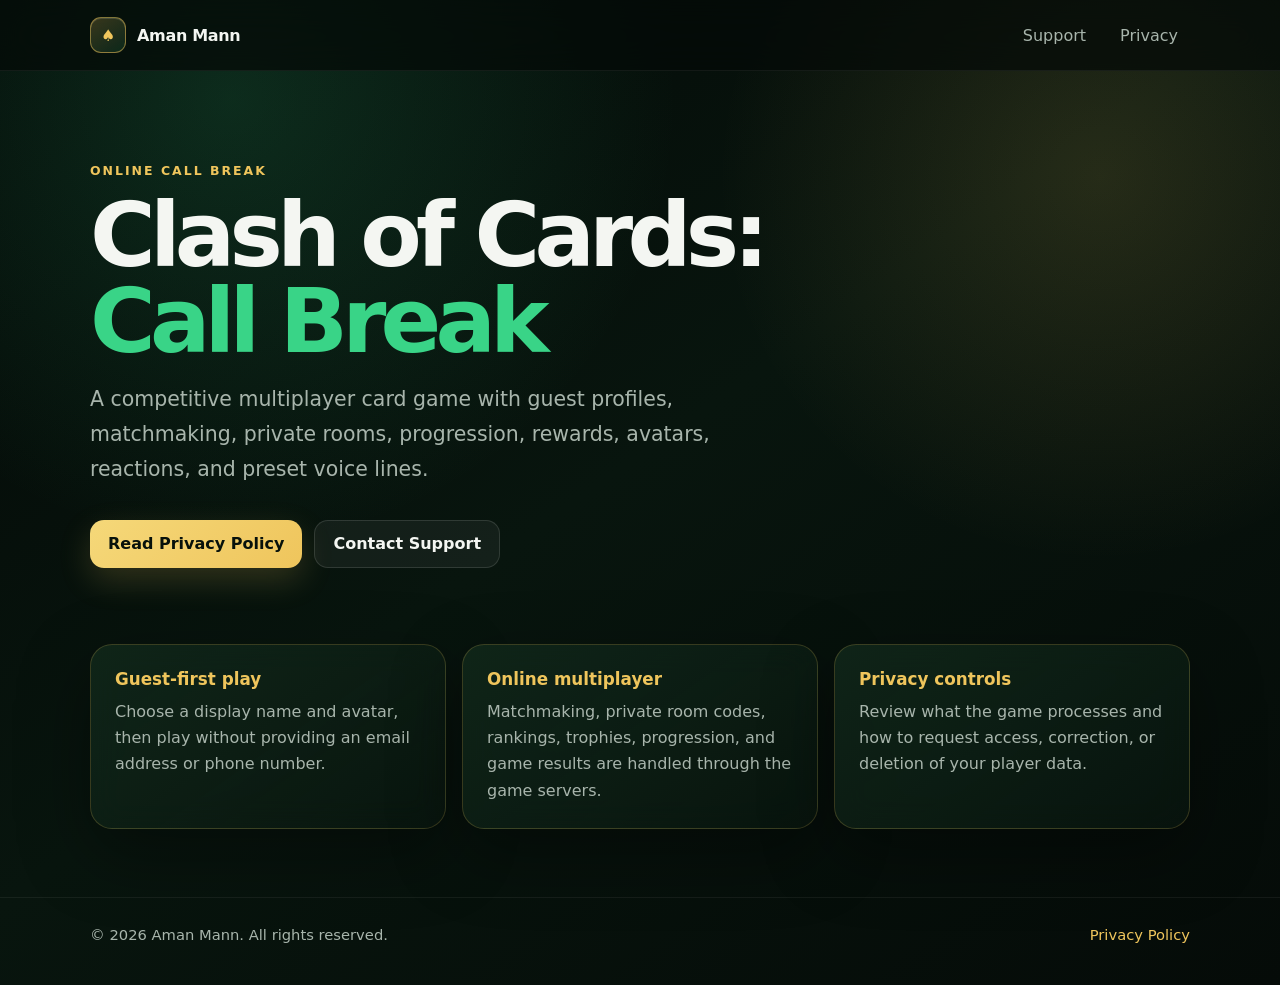
<file: public/coc/index.html>
<!doctype html>
<html lang="en">
<head>
  <meta charset="utf-8">
  <meta name="viewport" content="width=device-width, initial-scale=1">
  <meta name="theme-color" content="#07130d">
  <meta name="description" content="Official information and privacy policy for Clash of Cards: Call Break by Aman Mann.">
  <title>Clash of Cards: Call Break — Aman Mann</title>
  <style>
    :root {
      color-scheme: dark;
      --bg: #050b08;
      --surface: rgba(14, 31, 21, 0.78);
      --surface-strong: #0d2116;
      --line: rgba(239, 197, 92, 0.20);
      --text: #f4f6f2;
      --muted: #a8b5ac;
      --gold: #efc55c;
      --green: #39d487;
      --shadow: 0 24px 70px rgba(0, 0, 0, 0.38);
    }
    * { box-sizing: border-box; }
    html { scroll-behavior: smooth; }
    body {
      margin: 0;
      min-height: 100vh;
      font-family: Inter, ui-sans-serif, system-ui, -apple-system, BlinkMacSystemFont, "Segoe UI", sans-serif;
      color: var(--text);
      background:
        radial-gradient(circle at 18% 10%, rgba(57, 212, 135, 0.16), transparent 28rem),
        radial-gradient(circle at 86% 18%, rgba(239, 197, 92, 0.13), transparent 24rem),
        linear-gradient(145deg, #030806 0%, #08150e 48%, #050b08 100%);
    }
    a { color: inherit; }
    .shell { width: min(1100px, calc(100% - 32px)); margin: 0 auto; }
    header {
      position: sticky;
      top: 0;
      z-index: 10;
      border-bottom: 1px solid rgba(255,255,255,0.06);
      background: rgba(5, 11, 8, 0.72);
      backdrop-filter: blur(18px);
    }
    nav { min-height: 70px; display: flex; align-items: center; justify-content: space-between; gap: 20px; }
    .brand { display: inline-flex; align-items: center; gap: 11px; text-decoration: none; font-weight: 800; letter-spacing: -0.02em; }
    .mark {
      width: 36px; height: 36px; display: grid; place-items: center;
      border: 1px solid rgba(239,197,92,.5); border-radius: 11px;
      background: linear-gradient(145deg, rgba(239,197,92,.22), rgba(57,212,135,.12));
      color: var(--gold); box-shadow: inset 0 1px rgba(255,255,255,.13);
    }
    .links { display: flex; gap: 10px; align-items: center; }
    .links a { text-decoration: none; color: var(--muted); padding: 9px 12px; border-radius: 10px; }
    .links a:hover, .links a:focus-visible { color: var(--text); background: rgba(255,255,255,.06); outline: none; }
    main { padding: 92px 0 68px; }
    .hero { max-width: 790px; }
    .eyebrow { color: var(--gold); font-size: .78rem; font-weight: 800; letter-spacing: .16em; text-transform: uppercase; }
    h1 { margin: 14px 0 18px; font-size: clamp(2.7rem, 7vw, 5.6rem); line-height: .96; letter-spacing: -.065em; }
    h1 span { color: var(--green); }
    .lead { max-width: 680px; margin: 0; color: var(--muted); font-size: clamp(1.05rem, 2.4vw, 1.28rem); line-height: 1.72; }
    .actions { display: flex; flex-wrap: wrap; gap: 12px; margin-top: 32px; }
    .button { display: inline-flex; align-items: center; justify-content: center; min-height: 48px; padding: 0 18px; border-radius: 14px; text-decoration: none; font-weight: 750; }
    .primary { color: #07110b; background: linear-gradient(135deg, #f5d879, var(--gold)); box-shadow: 0 12px 32px rgba(239,197,92,.18); }
    .secondary { color: var(--text); border: 1px solid rgba(255,255,255,.12); background: rgba(255,255,255,.05); }
    .grid { display: grid; grid-template-columns: repeat(3, 1fr); gap: 16px; margin-top: 76px; }
    .card { min-height: 178px; padding: 24px; border: 1px solid var(--line); border-radius: 22px; background: linear-gradient(145deg, rgba(18,42,28,.78), rgba(9,22,15,.66)); box-shadow: var(--shadow); backdrop-filter: blur(16px); }
    .card b { display: block; margin-bottom: 10px; color: var(--gold); font-size: 1.05rem; }
    .card p { margin: 0; color: var(--muted); line-height: 1.65; }
    footer { padding: 28px 0 42px; border-top: 1px solid rgba(255,255,255,.06); color: var(--muted); font-size: .92rem; }
    footer .shell { display: flex; justify-content: space-between; gap: 16px; flex-wrap: wrap; }
    footer a { color: var(--gold); text-decoration: none; }
    @media (max-width: 760px) {
      .grid { grid-template-columns: 1fr; margin-top: 54px; }
      main { padding-top: 68px; }
      .links a:first-child { display: none; }
    }
  </style>
</head>
<body>
  <header>
    <nav class="shell" aria-label="Main navigation">
      <a class="brand" href="./"><span class="mark" aria-hidden="true">♠</span><span>Aman Mann</span></a>
      <div class="links">
        <a href="mailto:chaudhary.aman.mann@gmail.com">Support</a>
        <a href="./privacy/">Privacy</a>
      </div>
    </nav>
  </header>

  <main class="shell">
    <section class="hero">
      <div class="eyebrow">Online Call Break</div>
      <h1>Clash of Cards:<br><span>Call Break</span></h1>
      <p class="lead">A competitive multiplayer card game with guest profiles, matchmaking, private rooms, progression, rewards, avatars, reactions, and preset voice lines.</p>
      <div class="actions">
        <a class="button primary" href="./privacy/">Read Privacy Policy</a>
        <a class="button secondary" href="mailto:chaudhary.aman.mann@gmail.com?subject=Clash%20of%20Cards%20Support">Contact Support</a>
      </div>
    </section>

    <section class="grid" aria-label="Game information">
      <article class="card"><b>Guest-first play</b><p>Choose a display name and avatar, then play without providing an email address or phone number.</p></article>
      <article class="card"><b>Online multiplayer</b><p>Matchmaking, private room codes, rankings, trophies, progression, and game results are handled through the game servers.</p></article>
      <article class="card"><b>Privacy controls</b><p>Review what the game processes and how to request access, correction, or deletion of your player data.</p></article>
    </section>
  </main>

  <footer>
    <div class="shell"><span>© 2026 Aman Mann. All rights reserved.</span><a href="./privacy/">Privacy Policy</a></div>
  </footer>
</body>
</html>
</file>
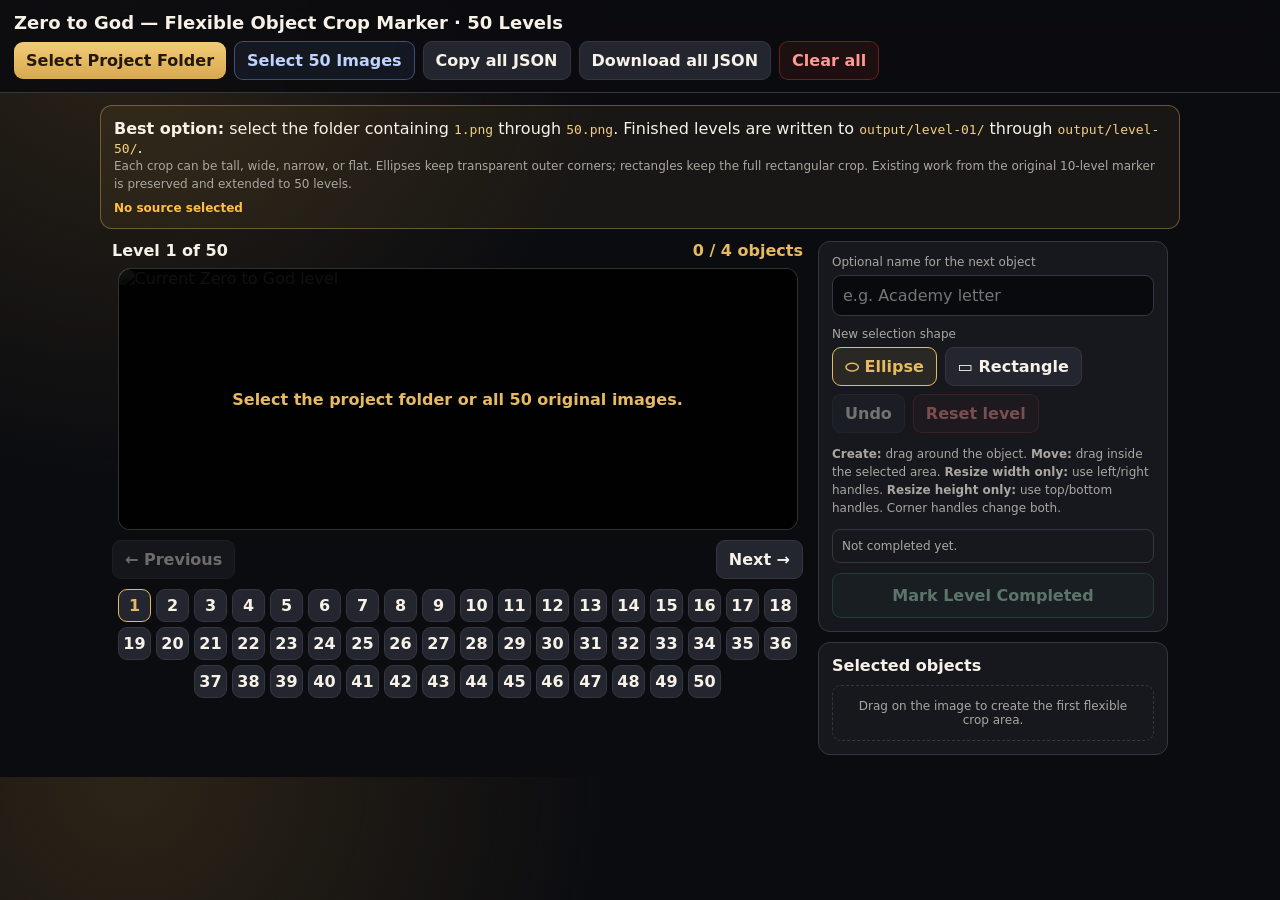
<file: public/zero-to-god-marker/index.html>
<!doctype html>
<html lang="en">
<head>
<meta charset="utf-8">
<meta name="viewport" content="width=device-width,initial-scale=1,maximum-scale=5,user-scalable=yes">
<meta name="theme-color" content="#0b0c10">
<title>Zero to God — Flexible Object Crop Marker</title>
<style>
:root{--bg:#0b0c10;--panel:#17191f;--line:#343741;--text:#f7f1e7;--muted:#aaa7a1;--gold:#e6ba60;--red:#ff453a;--green:#62d38f;--amber:#ffbf47;--blue:#70a7ff;font-family:Inter,system-ui,-apple-system,sans-serif}*{box-sizing:border-box}body{margin:0;background:radial-gradient(circle at 10% 0,#2c2417 0,transparent 30rem),var(--bg);color:var(--text)}button,input{font:inherit}button{border:1px solid var(--line);background:#23262e;color:var(--text);border-radius:9px;padding:9px 12px;font-weight:750;cursor:pointer}button:disabled{opacity:.42;cursor:not-allowed}.gold{border:0;background:linear-gradient(#f2cb78,#d8a94e);color:#24180a}.danger{color:#ff9994;border-color:#ff453a55;background:#ff453a15}.good{color:#bdf4d0;border-color:#62d38f66;background:#62d38f16}.blue{color:#bed4ff;border-color:#70a7ff66;background:#70a7ff14}header{position:sticky;top:0;z-index:20;padding:12px 14px;background:#0b0c10e8;border-bottom:1px solid var(--line);backdrop-filter:blur(12px)}h1{font-size:18px;margin:0 0 8px}.row{display:flex;gap:8px;align-items:center;flex-wrap:wrap}.setup{max-width:1080px;margin:12px auto 0;padding:13px;border:1px solid #e6ba6060;border-radius:12px;background:#e6ba6010}.small,.note{font-size:12px;line-height:1.5;color:var(--muted)}.source-state{font-size:12px;font-weight:800;color:var(--amber)}.source-state.ready{color:var(--green)}main{max-width:1080px;margin:auto;padding:12px}.status{display:flex;justify-content:space-between;margin-bottom:8px}.status b:last-child{color:var(--gold)}.stage{position:relative;width:min(100%,680px);margin:auto;background:#111;border:1px solid #ffffff22;border-radius:12px;overflow:hidden}.stage img{display:block;width:100%;height:auto;min-height:260px;object-fit:contain;background:#101116}.stage canvas{position:absolute;inset:0;width:100%;height:100%;touch-action:none;cursor:crosshair}.loading{position:absolute;inset:0;display:grid;place-items:center;padding:22px;text-align:center;background:#000e;color:var(--gold);font-weight:800}.loading[hidden]{display:none}.nav{display:flex;justify-content:space-between;gap:8px;margin-top:10px}.dots{display:flex;justify-content:center;gap:5px;flex-wrap:wrap;margin:10px 0}.dot{width:33px;height:33px;padding:0}.dot.on{border-color:var(--gold);color:var(--gold)}.dot.done{border-color:var(--green);color:var(--green);background:#62d38f15}.dot.pending{border-color:var(--amber);color:var(--amber)}.panel{margin-top:10px;padding:13px;border:1px solid var(--line);border-radius:12px;background:#17191ff2}.label{font-size:12px;color:var(--muted);margin-bottom:6px}.name{width:100%;padding:10px;border:1px solid var(--line);border-radius:9px;background:#090a0d;color:#fff}.mode.on{border-color:var(--gold);color:var(--gold);background:#e6ba6018}.objects{display:grid;gap:7px;margin-top:10px}.empty{padding:13px;border:1px dashed var(--line);border-radius:9px;text-align:center;color:var(--muted);font-size:12px}.obj{display:grid;grid-template-columns:29px 1fr 34px;gap:7px;align-items:center;padding:8px;border:1px solid var(--line);border-radius:9px;background:#0d0f13;cursor:pointer}.obj.selected{border-color:var(--blue);box-shadow:0 0 0 2px #70a7ff20 inset}.num{display:grid;place-items:center;width:29px;height:29px;border-radius:50%;background:var(--red);font-weight:900}.obj input{width:100%;border:0;border-radius:6px;background:#0005;color:#fff;padding:6px}.coords{margin-top:3px;color:var(--muted);font-size:10px}.x{width:33px;height:33px;padding:0}.save-state{margin-top:9px;padding:9px;border:1px solid var(--line);border-radius:8px;font-size:12px;color:var(--muted)}.save-state.done{border-color:#62d38f55;color:var(--green);background:#62d38f10}.save-state.pending{border-color:#ffbf4755;color:var(--amber);background:#ffbf4710}.complete{width:100%;margin-top:10px;padding:12px}.toast{position:fixed;z-index:50;left:50%;bottom:18px;transform:translate(-50%,12px);padding:10px 14px;border:1px solid var(--line);border-radius:10px;background:#252831;opacity:0;transition:.2s;pointer-events:none;max-width:min(92vw,680px);text-align:center}.toast.show{opacity:1;transform:translate(-50%,0)}code{color:#f3ce82}@media(min-width:840px){main{display:grid;grid-template-columns:minmax(0,1fr) 350px;gap:15px}.side{position:sticky;top:92px;align-self:start}.side .panel{margin-top:0;margin-bottom:10px}}
</style>
</head>
<body>
<header><h1>Zero to God — Flexible Object Crop Marker · 50 Levels</h1><div class="row"><button id="chooseFolder" class="gold">Select Project Folder</button><button id="chooseFiles" class="blue">Select 50 Images</button><button id="copy">Copy all JSON</button><button id="export">Download all JSON</button><button id="clearAll" class="danger">Clear all</button><input id="fileInput" type="file" accept="image/*" multiple hidden></div></header>
<section class="setup"><div><strong>Best option:</strong> select the folder containing <code>1.png</code> through <code>50.png</code>. Finished levels are written to <code>output/level-01/</code> through <code>output/level-50/</code>.</div><div class="small">Each crop can be tall, wide, narrow, or flat. Ellipses keep transparent outer corners; rectangles keep the full rectangular crop. Existing work from the original 10-level marker is preserved and extended to 50 levels.</div><div class="row" style="margin-top:8px"><span id="sourceState" class="source-state">No source selected</span></div></section>
<main><section><div class="status"><b id="levelText">Level 1 of 50</b><b id="count">0 / 4 objects</b></div><div class="stage"><img id="image" alt="Current Zero to God level"><canvas id="canvas"></canvas><div id="loading" class="loading">Select the project folder or all 50 original images.</div></div><div class="nav"><button id="prev">← Previous</button><button id="next">Next →</button></div><div id="dots" class="dots"></div></section><aside class="side"><section class="panel"><div class="label">Optional name for the next object</div><input id="name" class="name" placeholder="e.g. Academy letter" maxlength="80"><div class="label" style="margin-top:11px">New selection shape</div><div class="row"><button id="circle" class="mode on">⬭ Ellipse</button><button id="square" class="mode">▭ Rectangle</button><button id="undo">Undo</button><button id="reset" class="danger">Reset level</button></div><p class="note"><b>Create:</b> drag around the object. <b>Move:</b> drag inside the selected area. <b>Resize width only:</b> use left/right handles. <b>Resize height only:</b> use top/bottom handles. Corner handles change both.</p><div id="saveState" class="save-state">Not completed yet.</div><button id="completeLevel" class="complete good">Mark Level Completed</button></section><section class="panel"><b>Selected objects</b><div id="objects" class="objects"></div></section></aside></main>
<div id="toast" class="toast"></div>
<script src="app-core-v6.js?v=7"></script><script src="app-editor-v6.js?v=7"></script><script src="app-output-v6.js?v=7"></script>
</body>
</html>
</file>
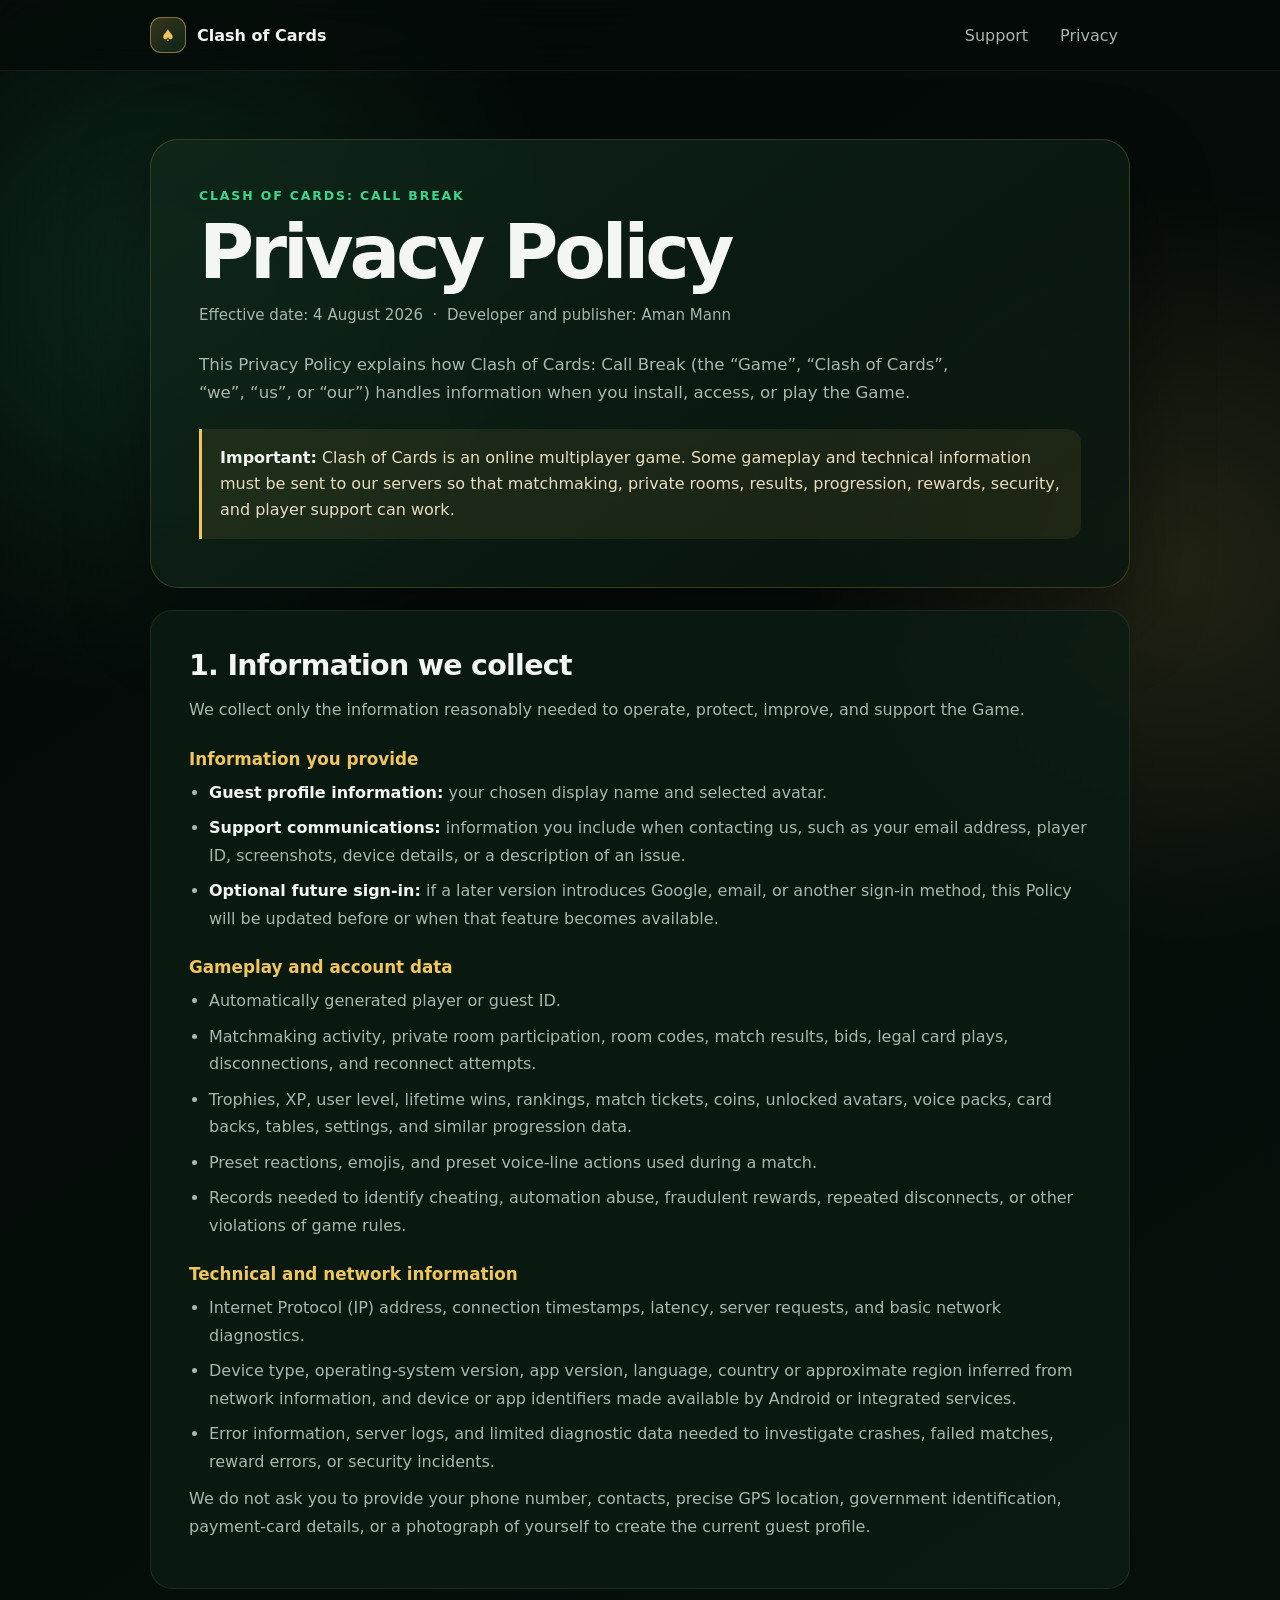
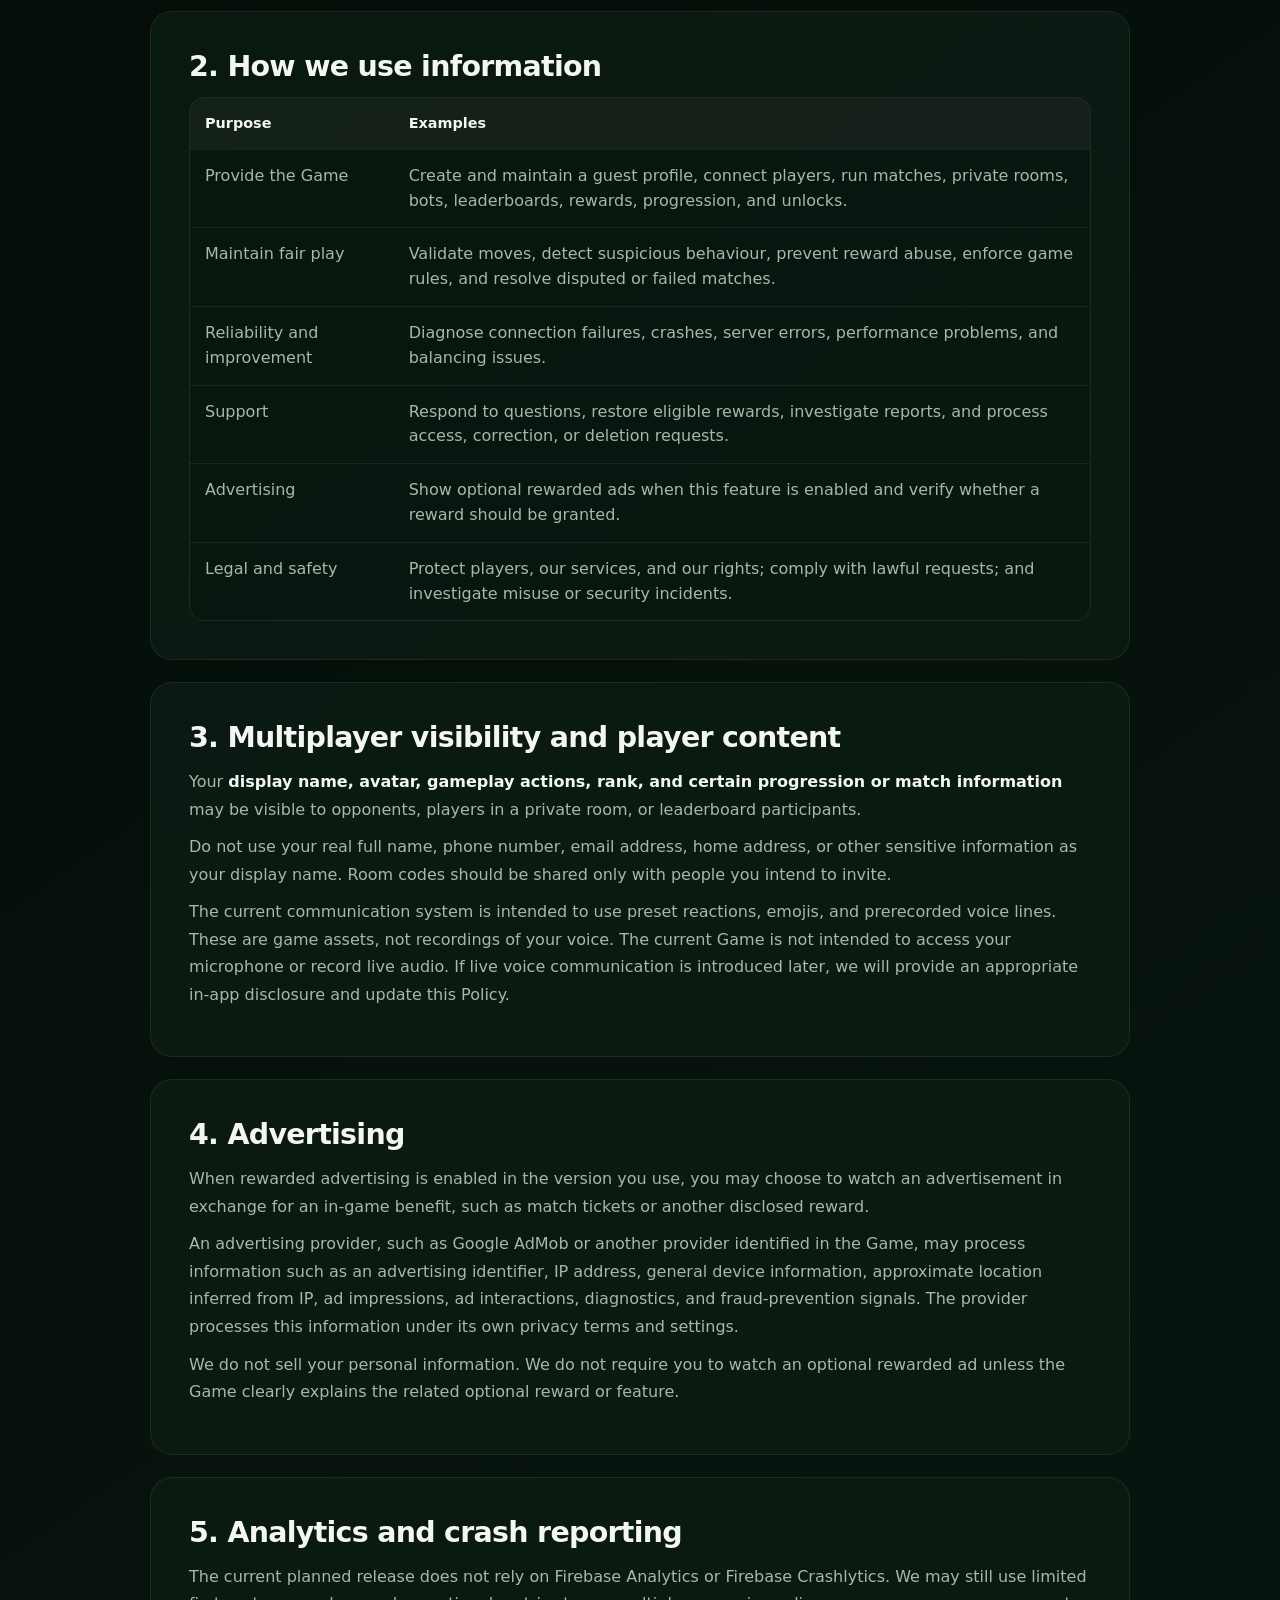
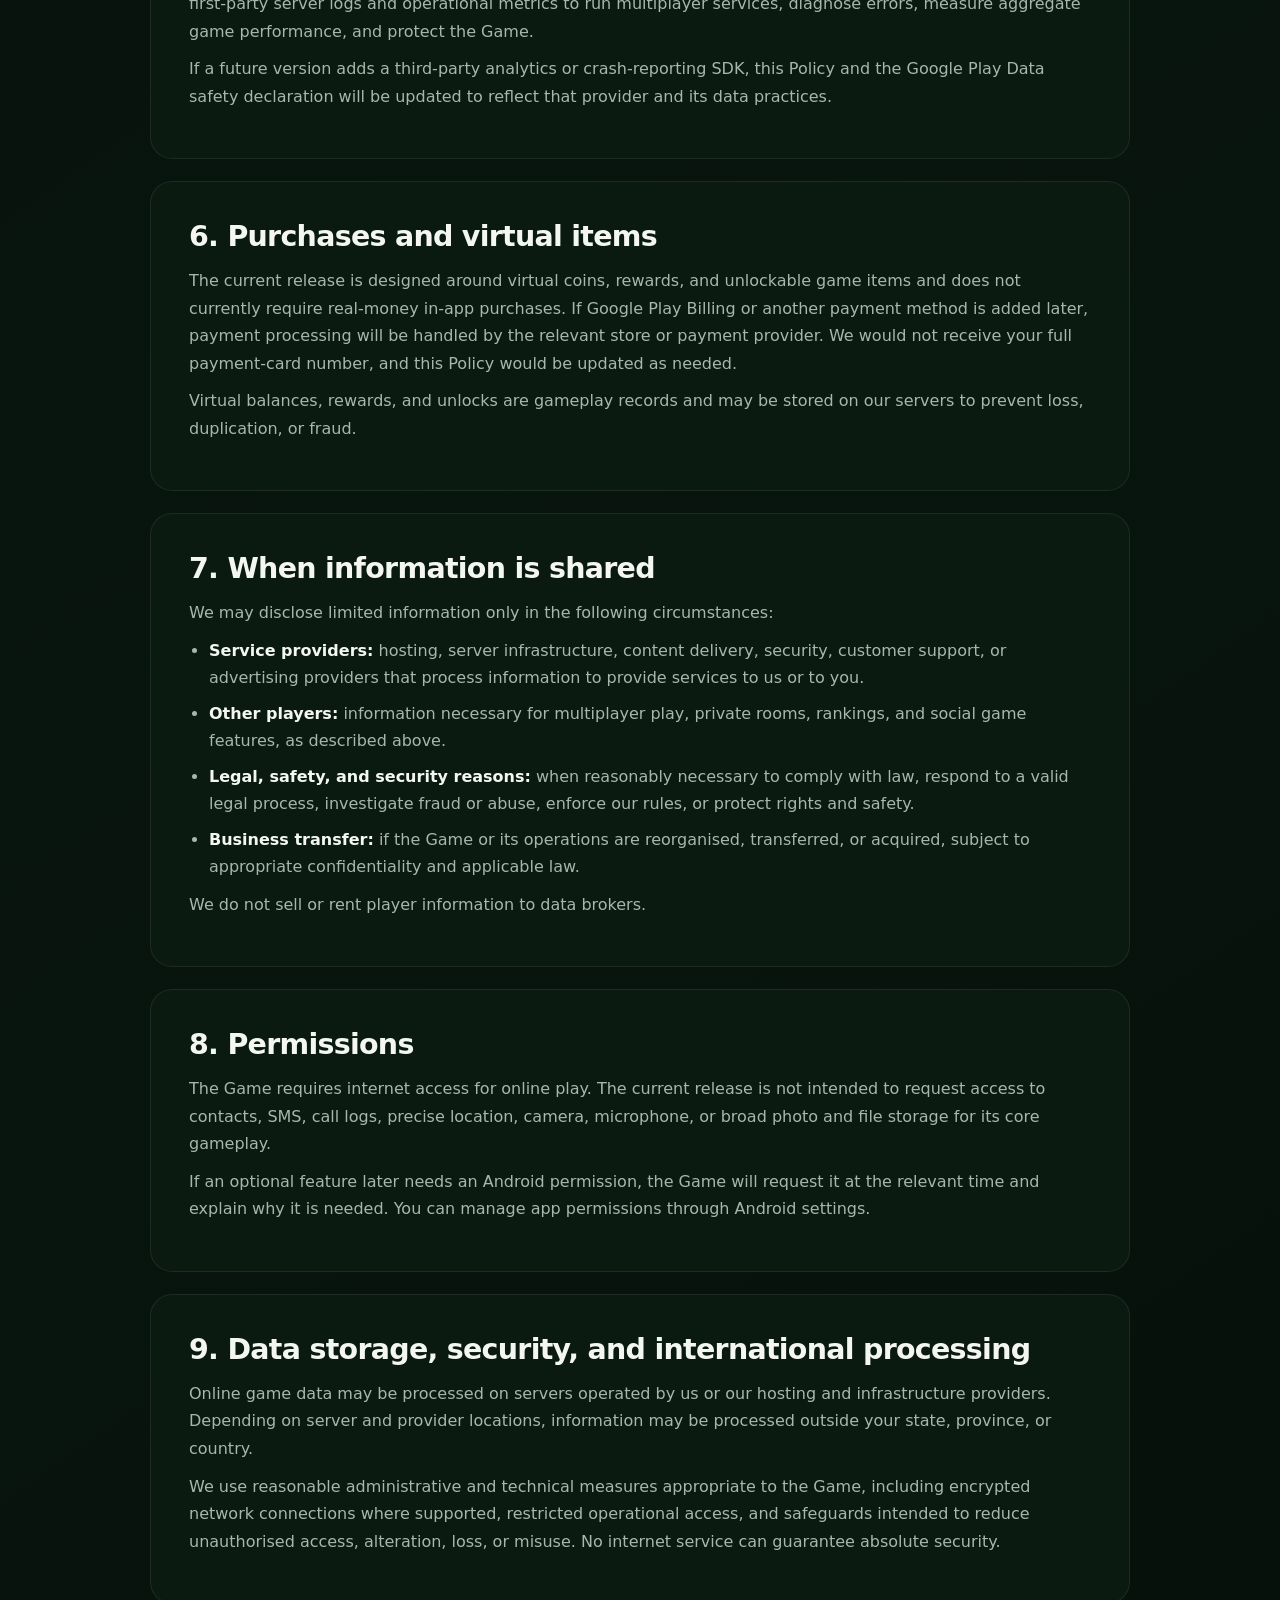
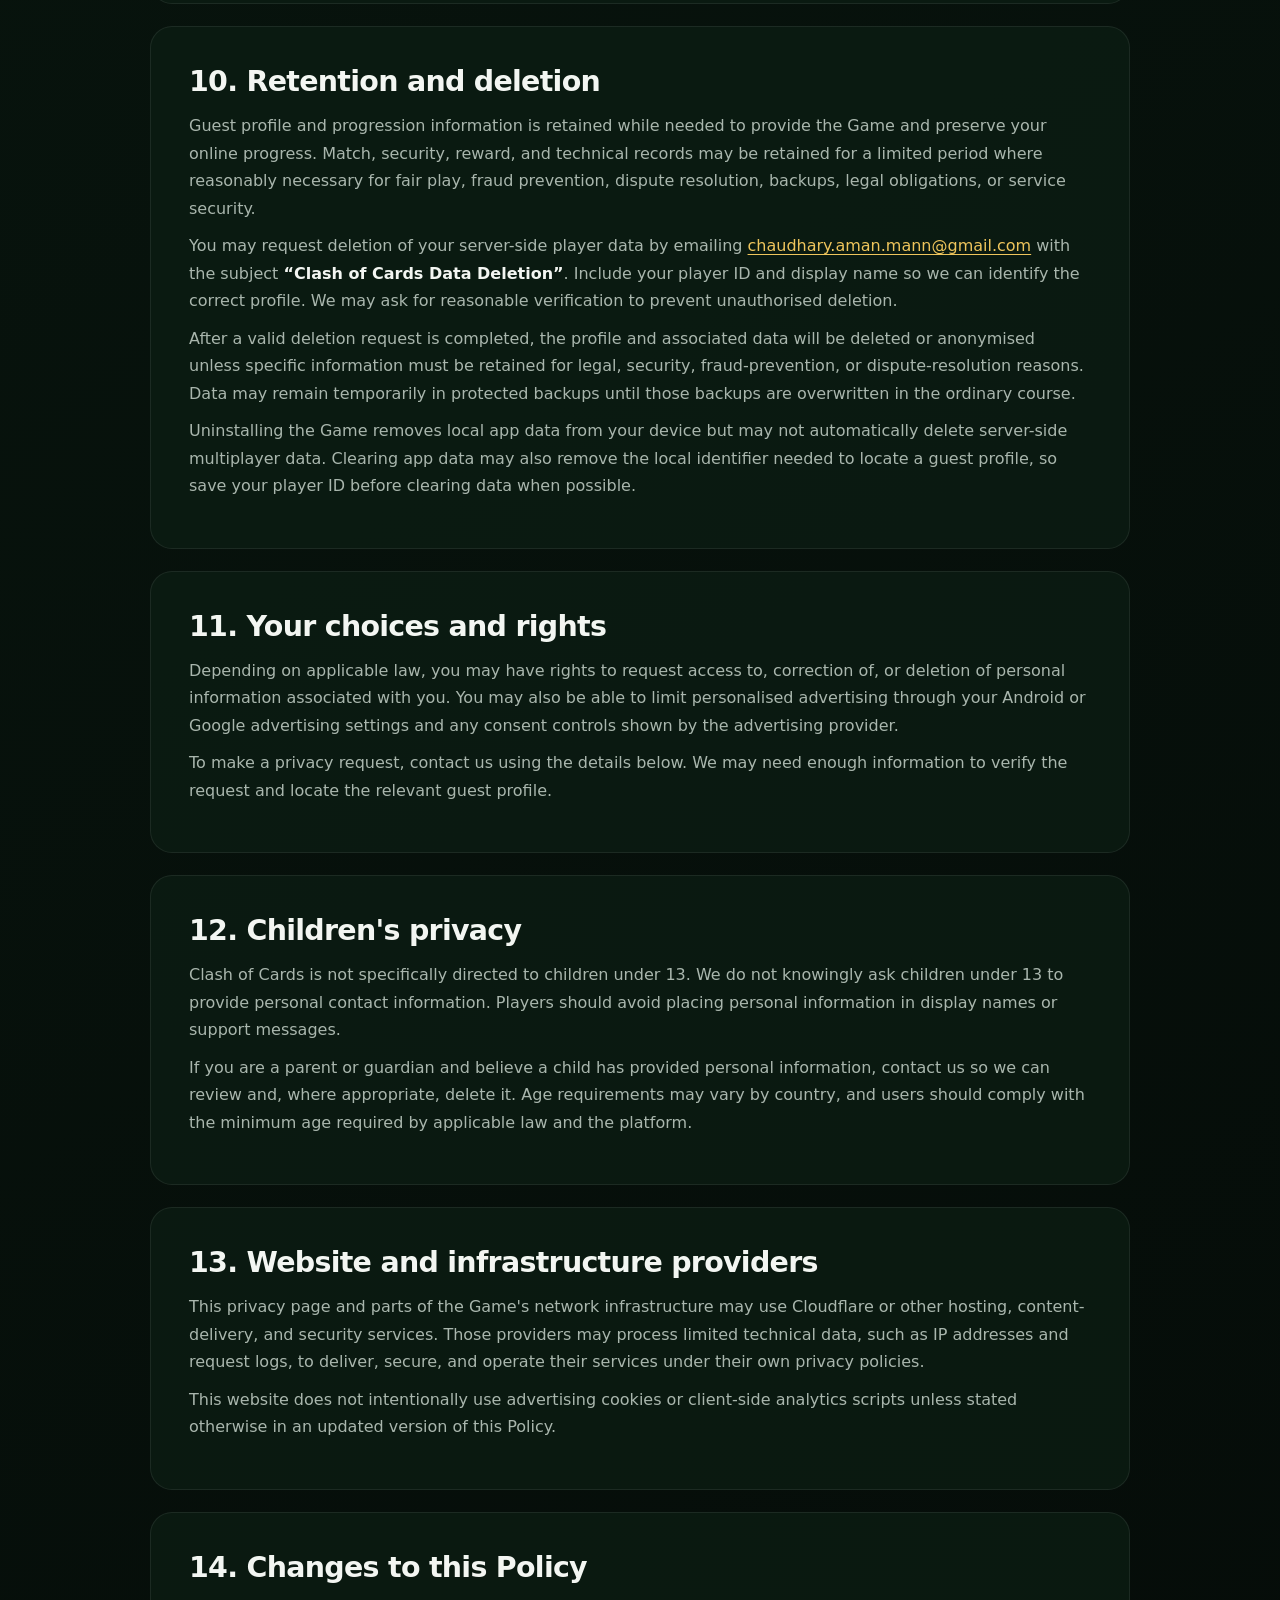
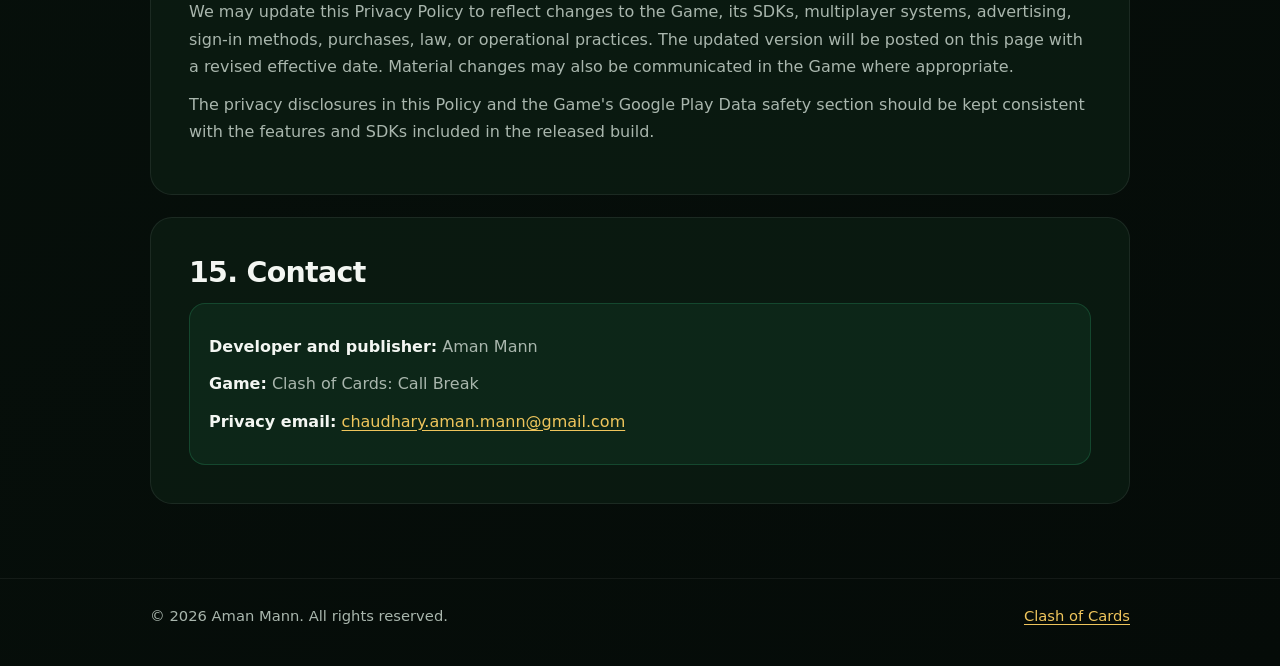
<file: public/coc/privacy/index.html>
<!doctype html>
<html lang="en">
<head>
  <meta charset="utf-8">
  <meta name="viewport" content="width=device-width, initial-scale=1">
  <meta name="theme-color" content="#07130d">
  <meta name="description" content="Privacy Policy for Clash of Cards: Call Break, developed and published by Aman Mann.">
  <title>Privacy Policy — Clash of Cards: Call Break</title>
  <style>
    :root {
      color-scheme: dark;
      --bg: #050b08;
      --panel: rgba(12, 29, 19, 0.82);
      --line: rgba(239, 197, 92, 0.19);
      --text: #f3f6f2;
      --muted: #a9b6ad;
      --gold: #efc55c;
      --green: #3bd78a;
      --soft: rgba(255,255,255,.055);
    }
    * { box-sizing: border-box; }
    html { scroll-behavior: smooth; }
    body {
      margin: 0;
      min-height: 100vh;
      font-family: Inter, ui-sans-serif, system-ui, -apple-system, BlinkMacSystemFont, "Segoe UI", sans-serif;
      color: var(--text);
      background:
        radial-gradient(circle at 12% 4%, rgba(59, 215, 138, .14), transparent 26rem),
        radial-gradient(circle at 92% 8%, rgba(239, 197, 92, .12), transparent 24rem),
        linear-gradient(145deg, #030806, #08150e 50%, #050b08);
    }
    a { color: var(--gold); text-underline-offset: 3px; }
    .shell { width: min(980px, calc(100% - 32px)); margin: 0 auto; }
    header {
      position: sticky; top: 0; z-index: 10;
      background: rgba(5,11,8,.76); backdrop-filter: blur(18px);
      border-bottom: 1px solid rgba(255,255,255,.06);
    }
    nav { min-height: 70px; display: flex; align-items: center; justify-content: space-between; gap: 18px; }
    .brand { display: inline-flex; align-items: center; gap: 11px; color: var(--text); text-decoration: none; font-weight: 800; }
    .mark { width: 36px; height: 36px; display: grid; place-items: center; color: var(--gold); border: 1px solid rgba(239,197,92,.48); border-radius: 11px; background: linear-gradient(145deg, rgba(239,197,92,.22), rgba(59,215,138,.12)); }
    .navlinks { display: flex; gap: 8px; }
    .navlinks a { padding: 9px 12px; border-radius: 10px; color: var(--muted); text-decoration: none; }
    .navlinks a:hover, .navlinks a:focus-visible { color: var(--text); background: var(--soft); outline: none; }
    main { padding: 68px 0 74px; }
    .titlecard { padding: clamp(26px, 5vw, 48px); border: 1px solid var(--line); border-radius: 28px; background: linear-gradient(145deg, rgba(16,39,26,.86), rgba(8,21,14,.76)); box-shadow: 0 28px 80px rgba(0,0,0,.36); }
    .eyebrow { color: var(--green); font-size: .78rem; font-weight: 850; letter-spacing: .15em; text-transform: uppercase; }
    h1 { margin: 12px 0 13px; font-size: clamp(2.4rem, 6vw, 4.7rem); line-height: 1; letter-spacing: -.055em; }
    .meta, .intro { color: var(--muted); line-height: 1.7; }
    .meta { font-size: .94rem; }
    .intro { max-width: 780px; margin: 22px 0 0; font-size: 1.04rem; }
    .notice { margin-top: 22px; padding: 16px 18px; border-left: 3px solid var(--gold); border-radius: 0 14px 14px 0; background: rgba(239,197,92,.08); color: #e8dcc0; line-height: 1.62; }
    article { margin-top: 22px; padding: clamp(24px, 4vw, 38px); border: 1px solid rgba(255,255,255,.075); border-radius: 22px; background: var(--panel); }
    h2 { margin: 0 0 14px; font-size: clamp(1.35rem, 3vw, 1.78rem); letter-spacing: -.025em; }
    h3 { margin: 25px 0 9px; font-size: 1.05rem; color: var(--gold); }
    p, li { color: var(--muted); line-height: 1.72; }
    p { margin: 10px 0; }
    ul { margin: 10px 0 0; padding-left: 1.25rem; }
    li + li { margin-top: 8px; }
    strong { color: var(--text); }
    code { padding: 2px 7px; border-radius: 7px; color: #e9d8a6; background: rgba(255,255,255,.07); }
    .tablewrap { overflow-x: auto; margin-top: 14px; border: 1px solid rgba(255,255,255,.08); border-radius: 15px; }
    table { width: 100%; min-width: 670px; border-collapse: collapse; background: rgba(0,0,0,.10); }
    th, td { padding: 14px 15px; text-align: left; vertical-align: top; border-bottom: 1px solid rgba(255,255,255,.07); color: var(--muted); line-height: 1.55; }
    th { color: var(--text); background: rgba(255,255,255,.045); font-size: .9rem; }
    tr:last-child td { border-bottom: 0; }
    .contact { padding: 19px; border-radius: 16px; background: rgba(59,215,138,.07); border: 1px solid rgba(59,215,138,.19); }
    footer { padding: 28px 0 42px; border-top: 1px solid rgba(255,255,255,.06); color: var(--muted); font-size: .92rem; }
    footer .shell { display: flex; justify-content: space-between; flex-wrap: wrap; gap: 14px; }
    @media (max-width: 620px) {
      main { padding-top: 42px; }
      .navlinks a:first-child { display: none; }
      article { border-radius: 18px; }
    }
  </style>
</head>
<body>
  <header>
    <nav class="shell" aria-label="Main navigation">
      <a class="brand" href="../"><span class="mark" aria-hidden="true">♠</span><span>Clash of Cards</span></a>
      <div class="navlinks">
        <a href="mailto:chaudhary.aman.mann@gmail.com?subject=Clash%20of%20Cards%20Support">Support</a>
        <a href="./" aria-current="page">Privacy</a>
      </div>
    </nav>
  </header>

  <main class="shell">
    <section class="titlecard">
      <div class="eyebrow">Clash of Cards: Call Break</div>
      <h1>Privacy Policy</h1>
      <div class="meta">Effective date: 4 August 2026 &nbsp;·&nbsp; Developer and publisher: Aman Mann</div>
      <p class="intro">This Privacy Policy explains how Clash of Cards: Call Break (the “Game”, “Clash of Cards”, “we”, “us”, or “our”) handles information when you install, access, or play the Game.</p>
      <div class="notice"><strong>Important:</strong> Clash of Cards is an online multiplayer game. Some gameplay and technical information must be sent to our servers so that matchmaking, private rooms, results, progression, rewards, security, and player support can work.</div>
    </section>

    <article>
      <h2>1. Information we collect</h2>
      <p>We collect only the information reasonably needed to operate, protect, improve, and support the Game.</p>

      <h3>Information you provide</h3>
      <ul>
        <li><strong>Guest profile information:</strong> your chosen display name and selected avatar.</li>
        <li><strong>Support communications:</strong> information you include when contacting us, such as your email address, player ID, screenshots, device details, or a description of an issue.</li>
        <li><strong>Optional future sign-in:</strong> if a later version introduces Google, email, or another sign-in method, this Policy will be updated before or when that feature becomes available.</li>
      </ul>

      <h3>Gameplay and account data</h3>
      <ul>
        <li>Automatically generated player or guest ID.</li>
        <li>Matchmaking activity, private room participation, room codes, match results, bids, legal card plays, disconnections, and reconnect attempts.</li>
        <li>Trophies, XP, user level, lifetime wins, rankings, match tickets, coins, unlocked avatars, voice packs, card backs, tables, settings, and similar progression data.</li>
        <li>Preset reactions, emojis, and preset voice-line actions used during a match.</li>
        <li>Records needed to identify cheating, automation abuse, fraudulent rewards, repeated disconnects, or other violations of game rules.</li>
      </ul>

      <h3>Technical and network information</h3>
      <ul>
        <li>Internet Protocol (IP) address, connection timestamps, latency, server requests, and basic network diagnostics.</li>
        <li>Device type, operating-system version, app version, language, country or approximate region inferred from network information, and device or app identifiers made available by Android or integrated services.</li>
        <li>Error information, server logs, and limited diagnostic data needed to investigate crashes, failed matches, reward errors, or security incidents.</li>
      </ul>

      <p>We do not ask you to provide your phone number, contacts, precise GPS location, government identification, payment-card details, or a photograph of yourself to create the current guest profile.</p>
    </article>

    <article>
      <h2>2. How we use information</h2>
      <div class="tablewrap">
        <table>
          <thead><tr><th>Purpose</th><th>Examples</th></tr></thead>
          <tbody>
            <tr><td>Provide the Game</td><td>Create and maintain a guest profile, connect players, run matches, private rooms, bots, leaderboards, rewards, progression, and unlocks.</td></tr>
            <tr><td>Maintain fair play</td><td>Validate moves, detect suspicious behaviour, prevent reward abuse, enforce game rules, and resolve disputed or failed matches.</td></tr>
            <tr><td>Reliability and improvement</td><td>Diagnose connection failures, crashes, server errors, performance problems, and balancing issues.</td></tr>
            <tr><td>Support</td><td>Respond to questions, restore eligible rewards, investigate reports, and process access, correction, or deletion requests.</td></tr>
            <tr><td>Advertising</td><td>Show optional rewarded ads when this feature is enabled and verify whether a reward should be granted.</td></tr>
            <tr><td>Legal and safety</td><td>Protect players, our services, and our rights; comply with lawful requests; and investigate misuse or security incidents.</td></tr>
          </tbody>
        </table>
      </div>
    </article>

    <article>
      <h2>3. Multiplayer visibility and player content</h2>
      <p>Your <strong>display name, avatar, gameplay actions, rank, and certain progression or match information</strong> may be visible to opponents, players in a private room, or leaderboard participants.</p>
      <p>Do not use your real full name, phone number, email address, home address, or other sensitive information as your display name. Room codes should be shared only with people you intend to invite.</p>
      <p>The current communication system is intended to use preset reactions, emojis, and prerecorded voice lines. These are game assets, not recordings of your voice. The current Game is not intended to access your microphone or record live audio. If live voice communication is introduced later, we will provide an appropriate in-app disclosure and update this Policy.</p>
    </article>

    <article>
      <h2>4. Advertising</h2>
      <p>When rewarded advertising is enabled in the version you use, you may choose to watch an advertisement in exchange for an in-game benefit, such as match tickets or another disclosed reward.</p>
      <p>An advertising provider, such as Google AdMob or another provider identified in the Game, may process information such as an advertising identifier, IP address, general device information, approximate location inferred from IP, ad impressions, ad interactions, diagnostics, and fraud-prevention signals. The provider processes this information under its own privacy terms and settings.</p>
      <p>We do not sell your personal information. We do not require you to watch an optional rewarded ad unless the Game clearly explains the related optional reward or feature.</p>
    </article>

    <article>
      <h2>5. Analytics and crash reporting</h2>
      <p>The current planned release does not rely on Firebase Analytics or Firebase Crashlytics. We may still use limited first-party server logs and operational metrics to run multiplayer services, diagnose errors, measure aggregate game performance, and protect the Game.</p>
      <p>If a future version adds a third-party analytics or crash-reporting SDK, this Policy and the Google Play Data safety declaration will be updated to reflect that provider and its data practices.</p>
    </article>

    <article>
      <h2>6. Purchases and virtual items</h2>
      <p>The current release is designed around virtual coins, rewards, and unlockable game items and does not currently require real-money in-app purchases. If Google Play Billing or another payment method is added later, payment processing will be handled by the relevant store or payment provider. We would not receive your full payment-card number, and this Policy would be updated as needed.</p>
      <p>Virtual balances, rewards, and unlocks are gameplay records and may be stored on our servers to prevent loss, duplication, or fraud.</p>
    </article>

    <article>
      <h2>7. When information is shared</h2>
      <p>We may disclose limited information only in the following circumstances:</p>
      <ul>
        <li><strong>Service providers:</strong> hosting, server infrastructure, content delivery, security, customer support, or advertising providers that process information to provide services to us or to you.</li>
        <li><strong>Other players:</strong> information necessary for multiplayer play, private rooms, rankings, and social game features, as described above.</li>
        <li><strong>Legal, safety, and security reasons:</strong> when reasonably necessary to comply with law, respond to a valid legal process, investigate fraud or abuse, enforce our rules, or protect rights and safety.</li>
        <li><strong>Business transfer:</strong> if the Game or its operations are reorganised, transferred, or acquired, subject to appropriate confidentiality and applicable law.</li>
      </ul>
      <p>We do not sell or rent player information to data brokers.</p>
    </article>

    <article>
      <h2>8. Permissions</h2>
      <p>The Game requires internet access for online play. The current release is not intended to request access to contacts, SMS, call logs, precise location, camera, microphone, or broad photo and file storage for its core gameplay.</p>
      <p>If an optional feature later needs an Android permission, the Game will request it at the relevant time and explain why it is needed. You can manage app permissions through Android settings.</p>
    </article>

    <article>
      <h2>9. Data storage, security, and international processing</h2>
      <p>Online game data may be processed on servers operated by us or our hosting and infrastructure providers. Depending on server and provider locations, information may be processed outside your state, province, or country.</p>
      <p>We use reasonable administrative and technical measures appropriate to the Game, including encrypted network connections where supported, restricted operational access, and safeguards intended to reduce unauthorised access, alteration, loss, or misuse. No internet service can guarantee absolute security.</p>
    </article>

    <article>
      <h2>10. Retention and deletion</h2>
      <p>Guest profile and progression information is retained while needed to provide the Game and preserve your online progress. Match, security, reward, and technical records may be retained for a limited period where reasonably necessary for fair play, fraud prevention, dispute resolution, backups, legal obligations, or service security.</p>
      <p>You may request deletion of your server-side player data by emailing <a href="mailto:chaudhary.aman.mann@gmail.com?subject=Clash%20of%20Cards%20Data%20Deletion">chaudhary.aman.mann@gmail.com</a> with the subject <strong>“Clash of Cards Data Deletion”</strong>. Include your player ID and display name so we can identify the correct profile. We may ask for reasonable verification to prevent unauthorised deletion.</p>
      <p>After a valid deletion request is completed, the profile and associated data will be deleted or anonymised unless specific information must be retained for legal, security, fraud-prevention, or dispute-resolution reasons. Data may remain temporarily in protected backups until those backups are overwritten in the ordinary course.</p>
      <p>Uninstalling the Game removes local app data from your device but may not automatically delete server-side multiplayer data. Clearing app data may also remove the local identifier needed to locate a guest profile, so save your player ID before clearing data when possible.</p>
    </article>

    <article>
      <h2>11. Your choices and rights</h2>
      <p>Depending on applicable law, you may have rights to request access to, correction of, or deletion of personal information associated with you. You may also be able to limit personalised advertising through your Android or Google advertising settings and any consent controls shown by the advertising provider.</p>
      <p>To make a privacy request, contact us using the details below. We may need enough information to verify the request and locate the relevant guest profile.</p>
    </article>

    <article>
      <h2>12. Children's privacy</h2>
      <p>Clash of Cards is not specifically directed to children under 13. We do not knowingly ask children under 13 to provide personal contact information. Players should avoid placing personal information in display names or support messages.</p>
      <p>If you are a parent or guardian and believe a child has provided personal information, contact us so we can review and, where appropriate, delete it. Age requirements may vary by country, and users should comply with the minimum age required by applicable law and the platform.</p>
    </article>

    <article>
      <h2>13. Website and infrastructure providers</h2>
      <p>This privacy page and parts of the Game's network infrastructure may use Cloudflare or other hosting, content-delivery, and security services. Those providers may process limited technical data, such as IP addresses and request logs, to deliver, secure, and operate their services under their own privacy policies.</p>
      <p>This website does not intentionally use advertising cookies or client-side analytics scripts unless stated otherwise in an updated version of this Policy.</p>
    </article>

    <article>
      <h2>14. Changes to this Policy</h2>
      <p>We may update this Privacy Policy to reflect changes to the Game, its SDKs, multiplayer systems, advertising, sign-in methods, purchases, law, or operational practices. The updated version will be posted on this page with a revised effective date. Material changes may also be communicated in the Game where appropriate.</p>
      <p>The privacy disclosures in this Policy and the Game's Google Play Data safety section should be kept consistent with the features and SDKs included in the released build.</p>
    </article>

    <article>
      <h2>15. Contact</h2>
      <div class="contact">
        <p><strong>Developer and publisher:</strong> Aman Mann</p>
        <p><strong>Game:</strong> Clash of Cards: Call Break</p>
        <p><strong>Privacy email:</strong> <a href="mailto:chaudhary.aman.mann@gmail.com">chaudhary.aman.mann@gmail.com</a></p>
      </div>
    </article>
  </main>

  <footer>
    <div class="shell"><span>© 2026 Aman Mann. All rights reserved.</span><a href="../">Clash of Cards</a></div>
  </footer>
</body>
</html>
</file>
